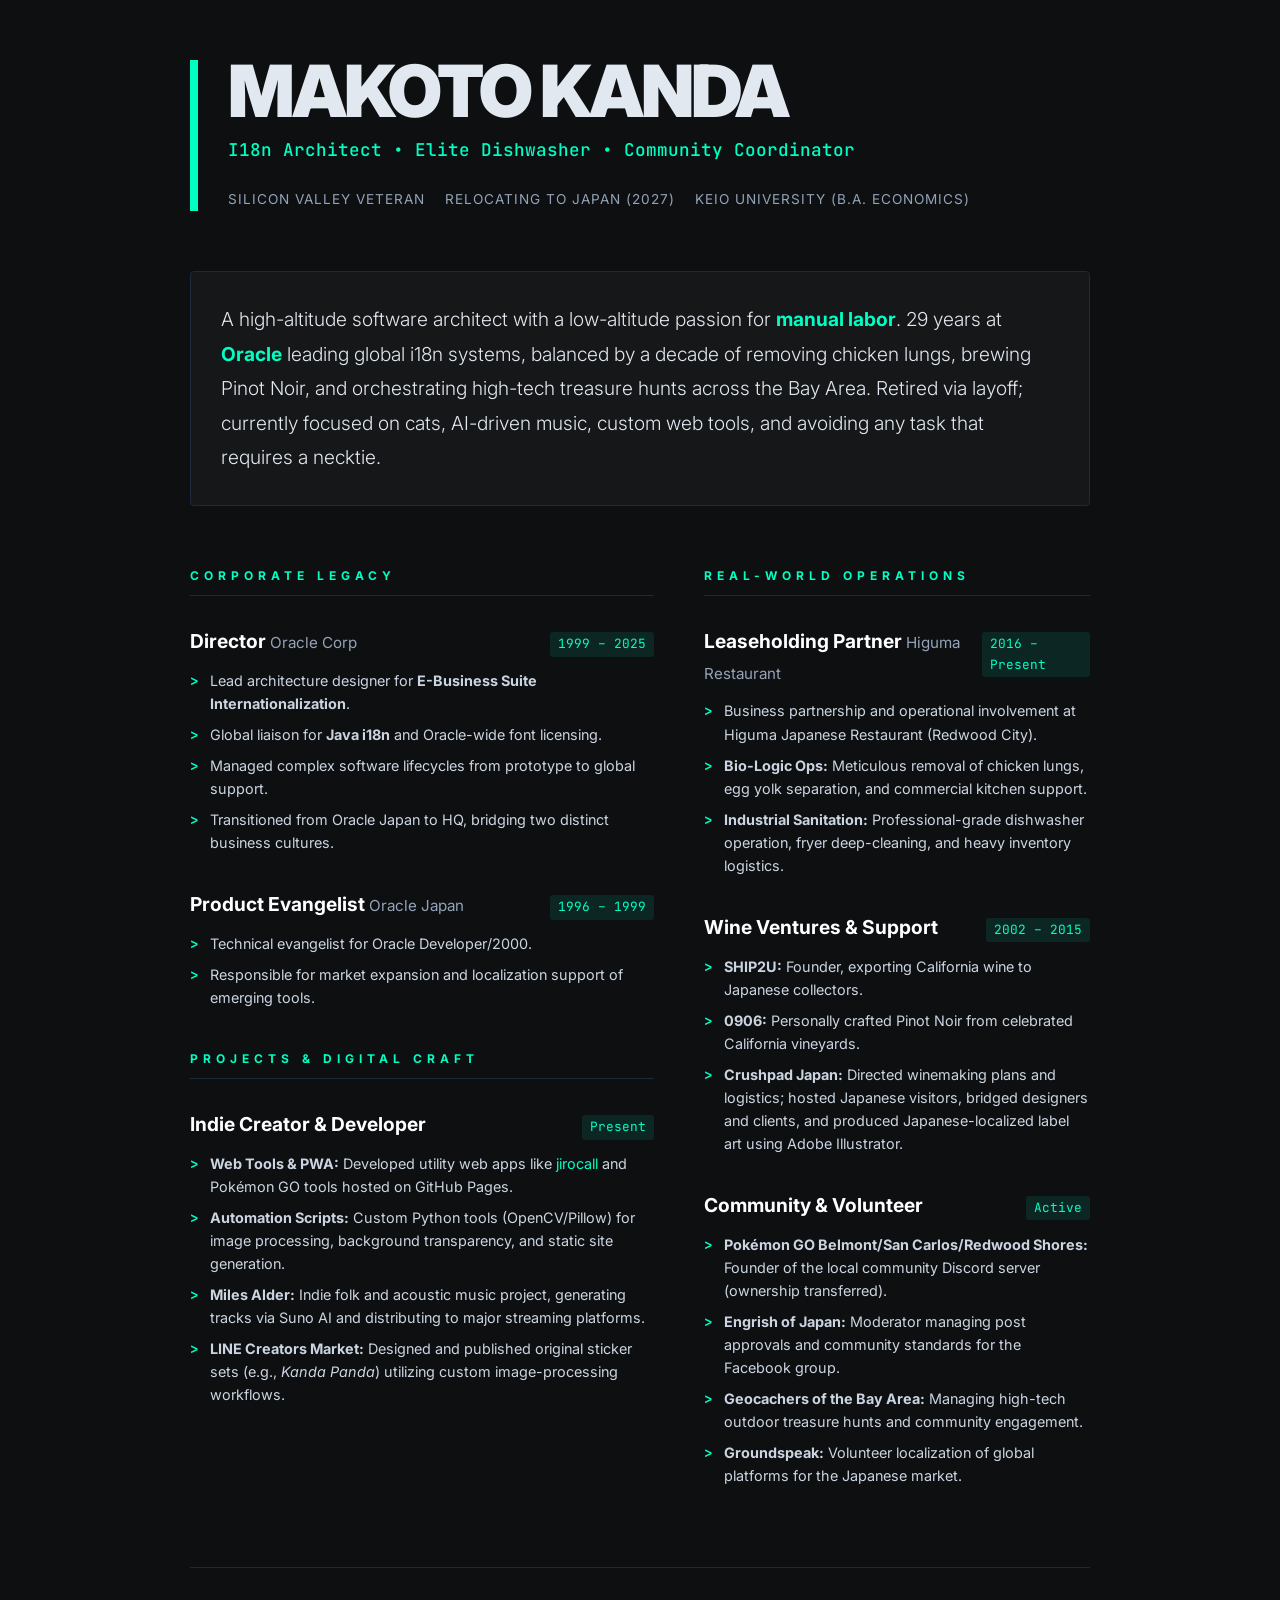
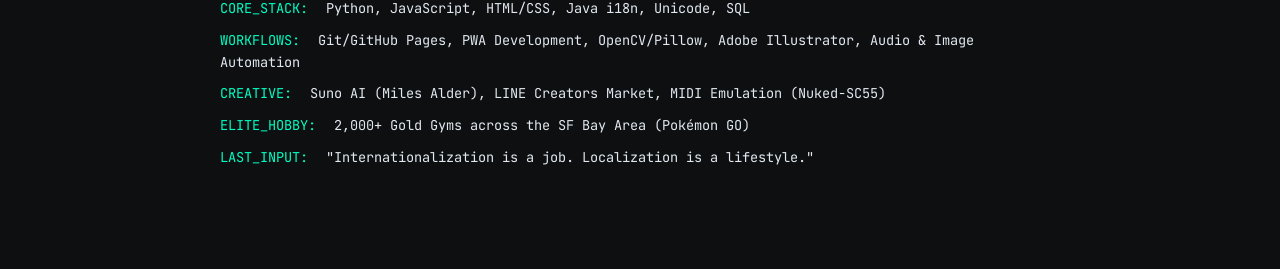
<file: resume.html>
<!DOCTYPE html>
<html lang="en">
<head>
    <meta charset="UTF-8">
    <meta name="viewport" content="width=device-width, initial-scale=1.0">
    <title>Makoto Kanda | Hybrid Portfolio Resume</title>
    <link href="https://fonts.googleapis.com/css2?family=Inter:wght@300;400;700;900&family=JetBrains+Mono:wght@400;500&display=swap" rel="stylesheet">
    <style>
        :root {
            --bg: #0d0f11;
            --text: #e2e8f0;
            --accent: #00ffc3;
            --secondary: #94a3b8;
            --border: #1e293b;
            --glass: rgba(255, 255, 255, 0.03);
        }

        * { box-sizing: border-box; }
        body {
            background-color: var(--bg);
            color: var(--text);
            font-family: 'Inter', sans-serif;
            line-height: 1.6;
            margin: 0;
            padding: 60px 20px;
            display: flex;
            justify-content: center;
        }

        .container {
            max-width: 900px;
            width: 100%;
        }

        /* Header */
        header {
            border-left: 8px solid var(--accent);
            padding-left: 30px;
            margin-bottom: 60px;
        }

        h1 {
            font-size: 4.5rem;
            font-weight: 900;
            margin: 0;
            letter-spacing: -3px;
            text-transform: uppercase;
            line-height: 0.85;
        }

        .tagline {
            font-family: 'JetBrains Mono', monospace;
            color: var(--accent);
            font-size: 1.1rem;
            margin-top: 15px;
            font-weight: 500;
        }

        .contact-info {
            margin-top: 25px;
            display: flex;
            flex-wrap: wrap;
            gap: 20px;
            font-size: 0.85rem;
            color: var(--secondary);
            text-transform: uppercase;
            letter-spacing: 1px;
        }

        /* Summary Section */
        .manifesto {
            background: var(--glass);
            padding: 30px;
            border-radius: 4px;
            border: 1px solid var(--border);
            margin-bottom: 50px;
        }

        .manifesto p {
            margin: 0;
            font-size: 1.2rem;
            font-weight: 300;
            line-height: 1.8;
        }

        .manifesto strong {
            color: var(--accent);
            font-weight: 700;
        }

        /* Grid Layout */
        .grid {
            display: grid;
            grid-template-columns: 1.2fr 1fr;
            gap: 50px;
        }

        section { margin-bottom: 40px; }

        h2 {
            font-size: 0.75rem;
            text-transform: uppercase;
            letter-spacing: 5px;
            color: var(--accent);
            border-bottom: 1px solid var(--border);
            padding-bottom: 10px;
            margin-bottom: 30px;
        }

        /* Entry Styles */
        .entry { margin-bottom: 35px; }

        .entry-header {
            display: flex;
            justify-content: space-between;
            align-items: baseline;
            margin-bottom: 8px;
        }

        .title { font-size: 1.2rem; font-weight: 700; color: #fff; }
        .company { color: var(--secondary); font-weight: 400; font-size: 0.95rem; }
        .date {
            font-family: 'JetBrains Mono', monospace;
            font-size: 0.8rem;
            color: var(--accent);
            background: rgba(0, 255, 195, 0.1);
            padding: 2px 8px;
            border-radius: 3px;
        }

        ul { list-style: none; padding: 0; margin: 12px 0 0 0; }
        li {
            position: relative;
            padding-left: 20px;
            margin-bottom: 8px;
            font-size: 0.9rem;
            color: #cbd5e1;
        }
        li::before {
            content: ">";
            position: absolute;
            left: 0;
            color: var(--accent);
            font-family: 'JetBrains Mono', monospace;
            font-weight: bold;
        }

        a {
            color: var(--accent);
            text-decoration: none;
        }
        a:hover {
            text-decoration: underline;
        }

        /* Footer Skills */
        .skills-footer {
            margin-top: 40px;
            padding: 30px;
            border-top: 1px solid var(--border);
            font-family: 'JetBrains Mono', monospace;
            font-size: 0.85rem;
        }

        .skill-item { margin-bottom: 10px; }
        .skill-label { color: var(--accent); margin-right: 10px; }

        @media (max-width: 768px) {
            .grid { grid-template-columns: 1fr; }
            h1 { font-size: 3rem; }
        }

        /* Print Override */
        @media print {
            body { background: white; color: black; padding: 20px; }
            .container { max-width: 100%; }
            .manifesto { background: none; border: 1px solid #000; }
            .date { background: none; border: 1px solid #000; color: black; }
            h1, h2, .title, .tagline { color: black !important; }
            li::before { content: "•"; color: black; }
        }
    </style>
</head>
<body>
    <div class="container">
        <header>
            <h1>Makoto Kanda</h1>
            <div class="tagline">I18n Architect &bull; Elite Dishwasher &bull; Community Coordinator</div>
            <div class="contact-info">
                <span>Silicon Valley Veteran</span>
                <span>Relocating to Japan (2027)</span>
                <span>Keio University (B.A. Economics)</span>
            </div>
        </header>

        <div class="manifesto">
            <p>
                A high-altitude software architect with a low-altitude passion for <strong>manual labor</strong>. 
                29 years at <strong>Oracle</strong> leading global i18n systems, balanced by a decade of 
                removing chicken lungs, brewing Pinot Noir, and orchestrating high-tech 
                treasure hunts across the Bay Area. Retired via layoff; currently focused on cats, 
                AI-driven music, custom web tools, and avoiding any task that requires a necktie.
            </p>
        </div>

        <div class="grid">
            <!-- Column 1: The Corporate & Tech Life -->
            <div class="col-1">
                <section>
                    <h2>Corporate Legacy</h2>
                    <div class="entry">
                        <div class="entry-header">
                            <span class="title">Director <span class="company">Oracle Corp</span></span>
                            <span class="date">1999 – 2025</span>
                        </div>
                        <ul>
                            <li>Lead architecture designer for <strong>E-Business Suite Internationalization</strong>.</li>
                            <li>Global liaison for <strong>Java i18n</strong> and Oracle-wide font licensing.</li>
                            <li>Managed complex software lifecycles from prototype to global support.</li>
                            <li>Transitioned from Oracle Japan to HQ, bridging two distinct business cultures.</li>
                        </ul>
                    </div>

                    <div class="entry">
                        <div class="entry-header">
                            <span class="title">Product Evangelist <span class="company">Oracle Japan</span></span>
                            <span class="date">1996 – 1999</span>
                        </div>
                        <ul>
                            <li>Technical evangelist for Oracle Developer/2000.</li>
                            <li>Responsible for market expansion and localization support of emerging tools.</li>
                        </ul>
                    </div>
                </section>

                <section>
                    <h2>Projects & Digital Craft</h2>
                    <div class="entry">
                        <div class="entry-header">
                            <span class="title">Indie Creator & Developer</span>
                            <span class="date">Present</span>
                        </div>
                        <ul>
                            <li><strong>Web Tools & PWA:</strong> Developed utility web apps like <a href="https://makoto-kanda.github.io/" target="_blank">jirocall</a> and Pokémon GO tools hosted on GitHub Pages.</li>
                            <li><strong>Automation Scripts:</strong> Custom Python tools (OpenCV/Pillow) for image processing, background transparency, and static site generation.</li>
                            <li><strong>Miles Alder:</strong> Indie folk and acoustic music project, generating tracks via Suno AI and distributing to major streaming platforms.</li>
                            <li><strong>LINE Creators Market:</strong> Designed and published original sticker sets (e.g., <em>Kanda Panda</em>) utilizing custom image-processing workflows.</li>
                        </ul>
                    </div>
                </section>
            </div>

            <!-- Column 2: The Real-World & Business Life -->
            <div class="col-2">
                <section>
                    <h2>Real-World Operations</h2>
                    <div class="entry">
                        <div class="entry-header">
                            <span class="title">Leaseholding Partner <span class="company">Higuma Restaurant</span></span>
                            <span class="date">2016 – Present</span>
                        </div>
                        <ul>
                            <li>Business partnership and operational involvement at Higuma Japanese Restaurant (Redwood City).</li>
                            <li><strong>Bio-Logic Ops:</strong> Meticulous removal of chicken lungs, egg yolk separation, and commercial kitchen support.</li>
                            <li><strong>Industrial Sanitation:</strong> Professional-grade dishwasher operation, fryer deep-cleaning, and heavy inventory logistics.</li>
                        </ul>
                    </div>

                    <div class="entry">
                        <div class="entry-header">
                            <span class="title">Wine Ventures & Support</span>
                            <span class="date">2002 – 2015</span>
                        </div>
                        <ul>
                            <li><strong>SHIP2U:</strong> Founder, exporting California wine to Japanese collectors.</li>
                            <li><strong>0906:</strong> Personally crafted Pinot Noir from celebrated California vineyards.</li>
                            <li><strong>Crushpad Japan:</strong> Directed winemaking plans and logistics; hosted Japanese visitors, bridged designers and clients, and produced Japanese-localized label art using Adobe Illustrator.</li>
                        </ul>
                    </div>

                    <div class="entry">
                        <div class="entry-header">
                            <span class="title">Community & Volunteer</span>
                            <span class="date">Active</span>
                        </div>
                        <ul>
                            <li><strong>Pokémon GO Belmont/San Carlos/Redwood Shores:</strong> Founder of the local community Discord server (ownership transferred).</li>
                            <li><strong>Engrish of Japan:</strong> Moderator managing post approvals and community standards for the Facebook group.</li>
                            <li><strong>Geocachers of the Bay Area:</strong> Managing high-tech outdoor treasure hunts and community engagement.</li>
                            <li><strong>Groundspeak:</strong> Volunteer localization of global platforms for the Japanese market.</li>
                        </ul>
                    </div>
                </section>
            </div>
        </div>

        <div class="skills-footer">
            <div class="skill-item"><span class="skill-label">CORE_STACK:</span> Python, JavaScript, HTML/CSS, Java i18n, Unicode, SQL</div>
            <div class="skill-item"><span class="skill-label">WORKFLOWS:</span> Git/GitHub Pages, PWA Development, OpenCV/Pillow, Adobe Illustrator, Audio & Image Automation</div>
            <div class="skill-item"><span class="skill-label">CREATIVE:</span> Suno AI (Miles Alder), LINE Creators Market, MIDI Emulation (Nuked-SC55)</div>
            <div class="skill-item"><span class="skill-label">ELITE_HOBBY:</span> 2,000+ Gold Gyms across the SF Bay Area (Pokémon GO)</div>
            <div class="skill-item"><span class="skill-label">LAST_INPUT:</span> "Internationalization is a job. Localization is a lifestyle."</div>
        </div>
    </div>
</body>
</html>
</file>
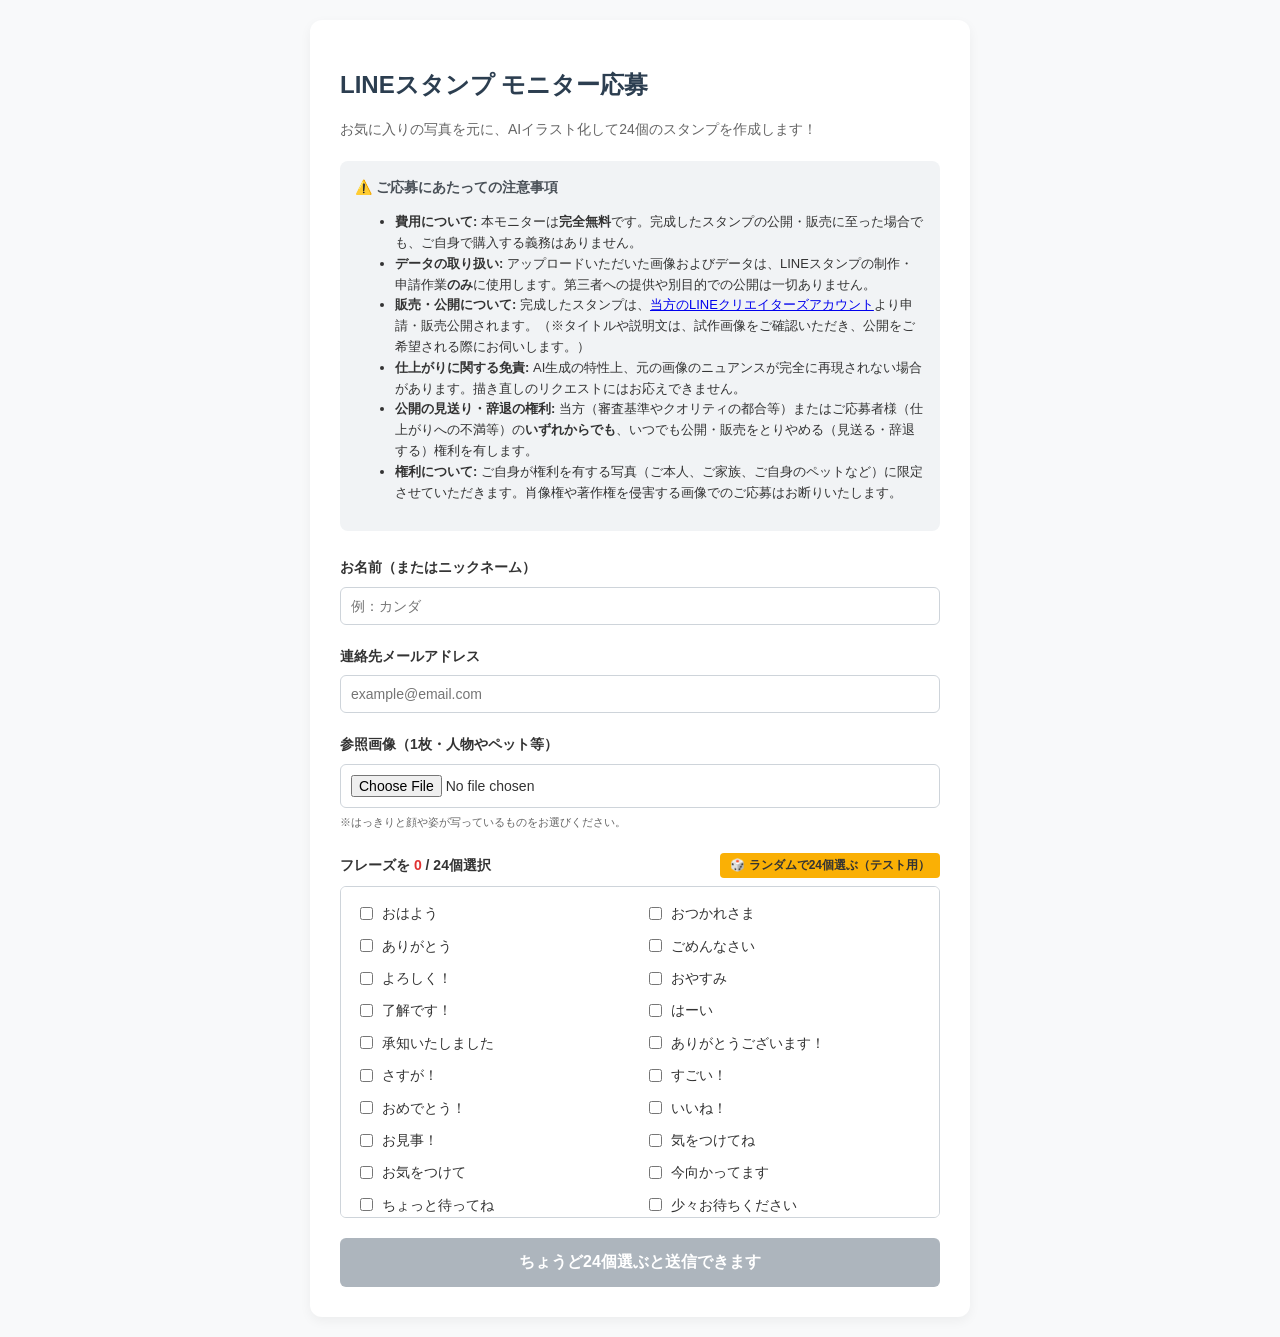
<file: stamp-form.html>
<!DOCTYPE html>
<html lang="ja">
<head>
    <meta charset="UTF-8">
    <meta name="viewport" content="width=device-width, initial-scale=1.0">
    <title>LINEスタンプ モニター応募</title>
    <style>
        body {
            font-family: -apple-system, BlinkMacSystemFont, "Segoe UI", Roboto, "Helvetica Neue", Arial, sans-serif;
            line-height: 1.6;
            color: #333;
            background-color: #f8f9fa;
            margin: 0;
            padding: 20px;
        }
        .container {
            max-width: 600px;
            margin: 0 auto;
            background: #fff;
            padding: 30px;
            border-radius: 12px;
            box-shadow: 0 4px 12px rgba(0,0,0,0.05);
        }
        h1 {
            font-size: 24px;
            margin-bottom: 10px;
            color: #2c3e50;
        }
        .intro {
            font-size: 14px;
            color: #666;
            margin-bottom: 20px;
        }
        .section-box {
            background: #f1f3f5;
            padding: 15px;
            border-radius: 8px;
            font-size: 13px;
            margin-bottom: 25px;
        }
        .section-box h3 {
            margin-top: 0;
            font-size: 14px;
            color: #495057;
        }
        .form-group {
            margin-bottom: 20px;
        }
        label {
            display: block;
            font-weight: bold;
            margin-bottom: 8px;
            font-size: 14px;
        }
        input[type="text"], input[type="email"], input[type="file"] {
            width: 100%;
            padding: 10px;
            border: 1px solid #ced4da;
            border-radius: 6px;
            box-sizing: border-box;
            font-size: 14px;
        }
        .header-row {
            display: flex;
            justify-content: space-between;
            align-items: center;
            margin-bottom: 8px;
        }
        .random-btn {
            background-color: #fab005;
            border: none;
            padding: 4px 10px;
            font-size: 12px;
            font-weight: bold;
            border-radius: 4px;
            cursor: pointer;
            color: #333;
        }
        .random-btn:hover {
            background-color: #f59f00;
        }
        .counter {
            font-weight: bold;
            color: #e03131;
        }
        .counter.ok {
            color: #2b8a3e;
        }
        .checkbox-grid {
            display: grid;
            grid-template-columns: repeat(2, 1fr);
            gap: 10px;
            max-height: 300px;
            overflow-y: auto;
            border: 1px solid #ced4da;
            padding: 15px;
            border-radius: 6px;
            background: #fff;
        }
        @media (max-width: 480px) {
            .checkbox-grid {
                grid-template-columns: 1fr;
            }
        }
        .checkbox-item {
            font-size: 13px;
            display: flex;
            align-items: center;
            gap: 6px;
        }
        button[type="submit"] {
            width: 100%;
            background-color: #228be6;
            color: white;
            border: none;
            padding: 14px;
            font-size: 16px;
            font-weight: bold;
            border-radius: 6px;
            cursor: pointer;
            transition: background-color 0.2s;
        }
        button[type="submit"]:disabled {
            background-color: #adb5bd;
            cursor: not-allowed;
        }
        button[type="submit"]:hover:not(:disabled) {
            background-color: #1c7ed6;
        }
    </style>
</head>
<body>

<div class="container">
    <h1>LINEスタンプ モニター応募</h1>
    <p class="intro">お気に入りの写真を元に、AIイラスト化して24個のスタンプを作成します！</p>

    <div class="section-box">
        <h3>⚠️ ご応募にあたっての注意事項</h3>
        <ul>
            <li><strong>費用について:</strong> 本モニターは<strong>完全無料</strong>です。完成したスタンプの公開・販売に至った場合でも、ご自身で購入する義務はありません。</li>
            <li><strong>データの取り扱い:</strong> アップロードいただいた画像およびデータは、LINEスタンプの制作・申請作業<strong>のみ</strong>に使用します。第三者への提供や別目的での公開は一切ありません。</li>
            <li><strong>販売・公開について:</strong> 完成したスタンプは、<a href="https://line.me/S/shop/sticker/author/6653296" target="_blank">当方のLINEクリエイターズアカウント</a>より申請・販売公開されます。（※タイトルや説明文は、試作画像をご確認いただき、公開をご希望される際にお伺いします。）</li>
            <li><strong>仕上がりに関する免責:</strong> AI生成の特性上、元の画像のニュアンスが完全に再現されない場合があります。描き直しのリクエストにはお応えできません。</li>
            <li><strong>公開の見送り・辞退の権利:</strong> 当方（審査基準やクオリティの都合等）またはご応募者様（仕上がりへの不満等）の<strong>いずれからでも</strong>、いつでも公開・販売をとりやめる（見送る・辞退する）権利を有します。</li>
            <li><strong>権利について:</strong> ご自身が権利を有する写真（ご本人、ご家族、ご自身のペットなど）に限定させていただきます。肖像権や著作権を侵害する画像でのご応募はお断りいたします。</li>

        </ul>
    </div>

    <form action="https://api.web3forms.com/submit" method="POST" id="stampForm">
        
        <!-- ★ここにあなたのAccess Keyを正確に貼り付けてください -->
        <input type="hidden" name="access_key" value="e5684add-bc6a-46a1-9a79-9cdf78d3f66c">
        <input type="hidden" name="subject" value="【LINEスタンプ応募】新規モニター申込">
        <input type="hidden" name="from_name" value="LINEスタンプ応募フォーム">

        <div class="form-group">
            <label for="name">お名前（またはニックネーム）</label>
            <input type="text" id="name" name="name" required placeholder="例：カンダ">
        </div>

        <div class="form-group">
            <label for="email">連絡先メールアドレス</label>
            <input type="email" id="email" name="email" required placeholder="example@email.com">
        </div>

        <div class="form-group">
            <label for="imageFile">参照画像（1枚・人物やペット等）</label>
            <input type="file" id="imageFile" accept="image/*" required>
            <input type="hidden" id="image_base64" name="image_base64">
            <small style="font-size: 11px; color: #666;">※はっきりと顔や姿が写っているものをお選びください。</small>
        </div>

        <div class="form-group">
            <div class="header-row">
                <label style="margin-bottom:0;">フレーズを <span class="counter" id="counter">0</span> / 24個選択</label>
                <button type="button" class="random-btn" id="randomBtn">🎲 ランダムで24個選ぶ（テスト用）</button>
            </div>
            <input type="hidden" id="phrases_input" name="phrases">
            <div class="checkbox-grid" id="phraseGrid"></div>
        </div>

        <button type="submit" id="submitBtn" disabled>ちょうど24個選ぶと送信できます</button>
    </form>
</div>

<script>
const phrases = [
        "おはよう", "おつかれさま", "ありがとう", "ごめんなさい", "よろしく！",
        "おやすみ", "了解です！", "はーい", "承知いたしました", "ありがとうございます！",
        "さすが！", "すごい！", "おめでとう！", "いいね！", "お見事！",
        "気をつけてね", "お気をつけて", "今向かってます", "ちょっと待ってね", "少々お待ちください",
        "お風呂入ってきます", "どこ？？", "電話できますか？", "どうしよう", "大丈夫？",
        "なるほど", "たしかに", "確認しました", "お願いします", "すみません",
        "お疲れ様です！", "お先に失礼します", "また今度ね", "お腹すいた", "ねむい…",
        "ファイト！", "がんばって！", "お疲れ様！", "気長に待ってね", "まかせて！",
        "こちらこそ！", "お世話になっております", "失礼します", "また連絡します", "良いですね！",
        "気になります", "どういたしまして", "お大事に", "無事に着きました", "お疲れ様でした！"
    ];

    const grid = document.getElementById('phraseGrid');
    const counterEl = document.getElementById('counter');
    const submitBtn = document.getElementById('submitBtn');
    const randomBtn = document.getElementById('randomBtn');

    phrases.forEach((phrase, index) => {
        const item = document.createElement('div');
        item.className = 'checkbox-item';
        
        const checkbox = document.createElement('input');
        checkbox.type = 'checkbox';
        checkbox.name = 'phrase_item';
        checkbox.value = phrase;
        checkbox.id = 'phrase_' + index;
        checkbox.addEventListener('change', updateSelection);

        const label = document.createElement('label');
        label.htmlFor = 'phrase_' + index;
        label.textContent = phrase;
        label.style.display = 'inline';
        label.style.fontWeight = 'normal';
        label.style.marginBottom = '0';
        label.style.cursor = 'pointer';

        item.appendChild(checkbox);
        item.appendChild(label);
        grid.appendChild(item);
    });

    function updateSelection() {
        const checkedBoxes = document.querySelectorAll('input[name="phrase_item"]:checked');
        const count = checkedBoxes.length;
        
        counterEl.textContent = count;

        if (count === 24) {
            counterEl.className = 'counter ok';
            submitBtn.disabled = false;
            submitBtn.textContent = 'この内容で申し込む';
        } else {
            counterEl.className = 'counter';
            submitBtn.disabled = true;
            if (count < 24) {
                submitBtn.textContent = `あと ${24 - count} 個選んでください`;
            } else {
                submitBtn.textContent = `${count - 24} 個オーバーしています（24個にしてください）`;
            }
        }
    }

    randomBtn.addEventListener('click', function() {
        const checkboxes = document.querySelectorAll('input[name="phrase_item"]');
        checkboxes.forEach(cb => cb.checked = false);

        let indices = Array.from({length: 50}, (_, i) => i);
        for (let i = indices.length - 1; i > 0; i--) {
            const j = Math.floor(Math.random() * (i + 1));
            [indices[i], indices[j]] = [indices[j], indices[i]];
        }
        const selectedIndices = indices.slice(0, 24);

        selectedIndices.forEach(idx => {
            checkboxes[idx].checked = true;
        });

        updateSelection();
    });

    document.getElementById('stampForm').addEventListener('submit', function(event) {
        event.preventDefault();

        // 名前の入力チェック
        const nameInput = document.getElementById('name');
        if (!nameInput.value.trim()) {
            alert('お名前（またはニックネーム）を入力してください。');
            nameInput.focus();
            return;
        }

        // メールアドレスの入力チェック
        const emailInput = document.getElementById('email');
        if (!emailInput.value.trim() || !emailInput.validity.valid) {
            alert('正しいメールアドレスを入力してください。');
            emailInput.focus();
            return;
        }

        const checkedBoxes = document.querySelectorAll('input[name="phrase_item"]:checked');
        if (checkedBoxes.length !== 24) {
            alert('フレーズはちょうど24個選択してください。');
            return;
        }

        const imageFile = document.getElementById('imageFile').files[0];
        if (!imageFile) {
            alert('画像を選択してください。');
            return;
        }

        submitBtn.disabled = true;
        submitBtn.textContent = '画像を最適化して送信中...';

        // --- 画像のリサイズ＆圧縮処理 (Canvas使用) ---
        const reader = new FileReader();
        reader.onload = function(e) {
            const img = new Image();
            img.onload = function() {
                const canvas = document.createElement('canvas');
                let width = img.width;
                let height = img.height;

                // 長辺が1200pxを超える場合は縮小（AIの参照用として十分かつ軽量）
                const MAX_SIDE = 1200;
                if (width > MAX_SIDE || height > MAX_SIDE) {
                    if (width > height) {
                        height = Math.round((height * MAX_SIDE) / width);
                        width = MAX_SIDE;
                    } else {
                        width = Math.round((width * MAX_SIDE) / height);
                        height = MAX_SIDE;
                    }
                }

                canvas.width = width;
                canvas.height = height;

                const ctx = canvas.getContext('2d');
                ctx.drawImage(img, 0, 0, width, height);

                // JPEG形式、品質 0.85 で圧縮してBase64に変換（サイズが数100KB〜1MB程度に収まる）
                const compressedBase64 = canvas.toDataURL('image/jpeg', 0.85);

                // hidden要素にセット
                document.getElementById('image_base64').value = compressedBase64;

                // フレーズリストをセット
                const selectedPhrasesList = Array.from(checkedBoxes)
                    .map((cb, idx) => `${idx + 1}. ${cb.value}`)
                    .join('\n');
                document.getElementById('phrases_input').value = selectedPhrasesList;

                // フォーム送信実行
                document.getElementById('stampForm').submit();
            };
            img.src = e.target.result;
        };
        reader.readAsDataURL(imageFile);
    });
</script>

</body>
</html>
</file>
